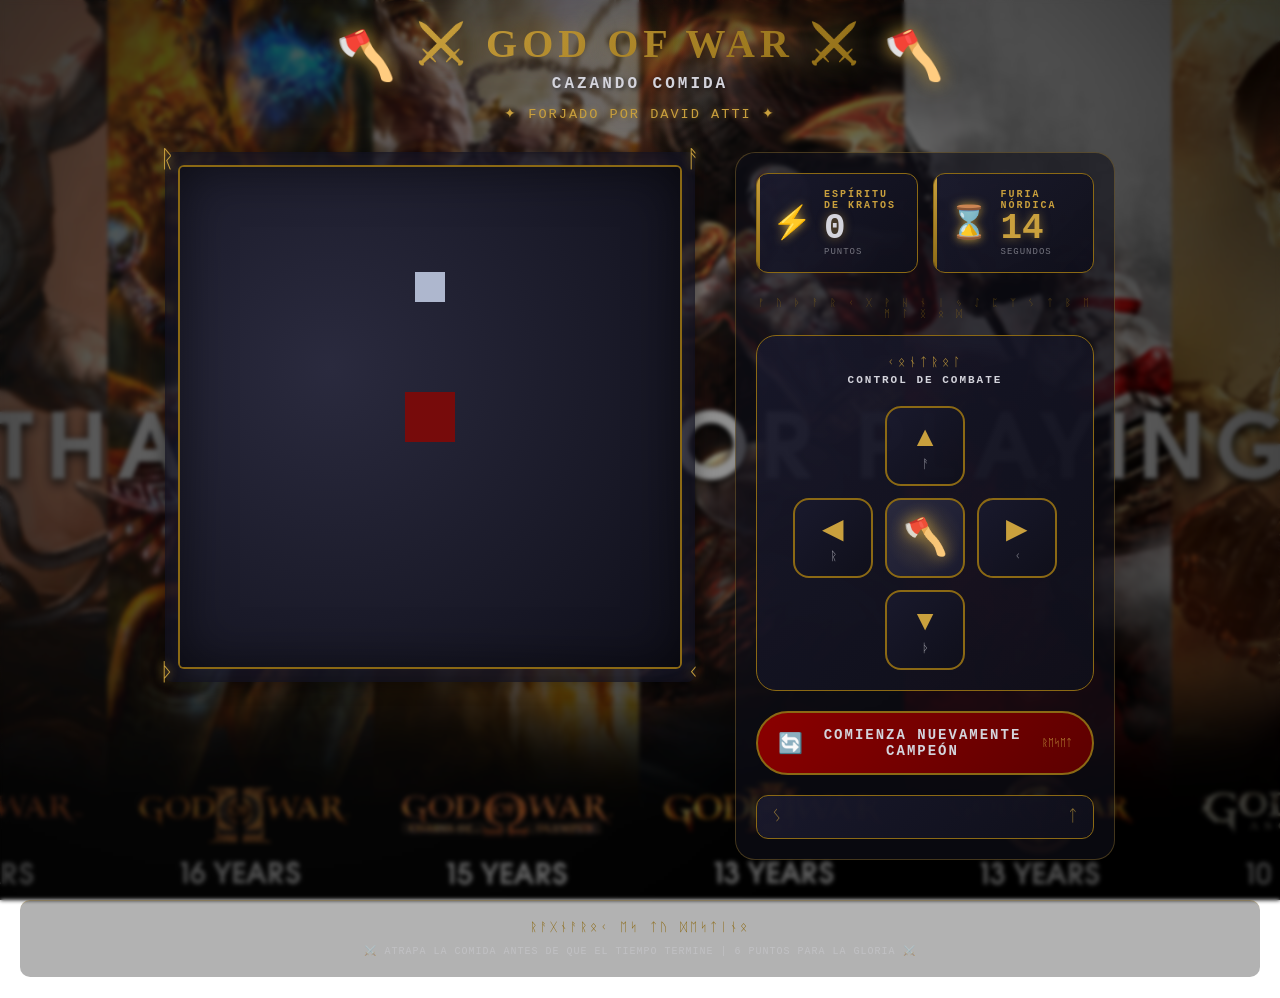
<file: index.html>
<!DOCTYPE html>
<html lang="es">

<head>
  <meta charset="UTF-8">
  <meta name="viewport" content="width=device-width, initial-scale=1.0">
  <title>⚔️ GOD OF WAR - CAZANDO COMIDA ⚔️</title>
  <link rel="stylesheet" href="cazando.css">
  <link href="god of war versiones.jpg" rel="stylesheet">
</head>

<body onload="iniciarJuego()">

  <!-- Imagen de fondo God of War -->
  <div class="gow-background"></div>
  
  <!-- Capa de nieve/escarcha (efecto Fimbulwinter) -->
  <div class="snow-overlay"></div>
  
  <div class="game-container">
    
    <!-- Encabezado estilo God of War -->
    <div class="gow-header">
      <div class="legacy-mark"></div>
      <div class="header-content">
        <div class="spartan-helmet">🪓</div>
        <h1 class="gow-title">
          <span class="title-line">⚔️ GOD OF WAR ⚔️</span>
          <span class="subtitle">CAZANDO COMIDA</span>
        </h1>
        <div class="leviathan-axe">🪓</div>
      </div>
      <p class="autor">✦ FORJADO POR DAVID ATTI ✦</p>
    </div>

    <!-- Layout principal: Canvas izquierda + Controles derecha -->
    <div class="game-layout">
      
      <!-- Canvas (Izquierda) -->
      <div class="canvas-area">
        <div class="canvas-border-rune">
          <div class="rune-corner top-left">ᚱ</div>
          <div class="rune-corner top-right">ᚨ</div>
          <div class="rune-corner bottom-left">ᚦ</div>
          <div class="rune-corner bottom-right">ᚲ</div>
          <canvas id="areaJuego" width="500" height="500"></canvas>
        </div>
      </div>

      <!-- Panel de control (Derecha) -->
      <div class="control-panel">
        
        <!-- Panel de estadísticas estilo God of War -->
        <div class="stats-panel">
          <div class="stat-card rage-card">
            <div class="stat-icon">⚡</div>
            <div class="stat-info">
              <div class="stat-label">ESPÍRITU DE KRATOS</div>
              <div class="stat-value" id="puntos">0</div>
              <div class="stat-sub">PUNTOS</div>
            </div>
          </div>
          
          <div class="stat-card time-card">
            <div class="stat-icon">⌛</div>
            <div class="stat-info">
              <div class="stat-label">FURIA NÓRDICA</div>
              <div class="stat-value time-value" id="tiempo">60</div>
              <div class="stat-sub">SEGUNDOS</div>
            </div>
          </div>
        </div>

        <!-- Separador decorativo -->
        <div class="divider-rune">
          <span>ᚠ ᚢ ᚦ ᚨ ᚱ ᚲ ᚷ ᚹ ᚺ ᚾ ᛁ ᛃ ᛇ ᛈ ᛉ ᛊ ᛏ ᛒ ᛖ ᛗ ᛚ ᛝ ᛟ ᛞ</span>
        </div>

        <!-- Botones de control estilo God of War (D-Pad) -->
        <div class="combat-controls">
          <div class="control-title">
            <span class="title-rune">ᚲᛟᚾᛏᚱᛟᛚ</span>
            <span class="title-text">CONTROL DE COMBATE</span>
          </div>
          
          <div class="d-pad-container">
            <!-- Flecha Arriba -->
            <div class="d-pad-row top-row">
              <button id="btnArriba" class="combat-btn arrow-up">
                <span class="btn-icon">▲</span>
                <span class="btn-rune">ᚨ</span>
              </button>
            </div>
            
            <!-- Fila central: Izquierda + Centro + Derecha -->
            <div class="d-pad-row center-row">
              <button id="btnIzquierda" class="combat-btn arrow-left">
                <span class="btn-icon">◀</span>
                <span class="btn-rune">ᚱ</span>
              </button>
              <div class="combat-center">
                <div class="center-symbol">🪓</div>
                <div class="center-glow"></div>
              </div>
              <button id="btnDerecha" class="combat-btn arrow-right">
                <span class="btn-icon">▶</span>
                <span class="btn-rune">ᚲ</span>
              </button>
            </div>
            
            <!-- Flecha Abajo -->
            <div class="d-pad-row bottom-row">
              <button id="btnAbajo" class="combat-btn arrow-down">
                <span class="btn-icon">▼</span>
                <span class="btn-rune">ᚦ</span>
              </button>
            </div>
          </div>
        </div>

        <!-- Botón Reiniciar estilo God of War -->
        <button id="btnReiniciar" class="restart-btn">
          <span class="restart-icon">🔄</span>
          <span class="restart-text">COMIENZA NUEVAMENTE CAMPEÓN</span>
          <span class="restart-rune">ᚱᛖᛋᛖᛏ</span>
        </button>

        <!-- Mensaje de estado -->
        <div class="status-container">
          <div class="status-border">
            <div class="status-rune-left">ᛊ</div>
            <p id="mensaje" class="status-message">⚔️ QUE COMIENCE LA CAZA ⚔️</p>
            <div class="status-rune-right">ᛏ</div>
          </div>
        </div>
      </div>
    </div>

    <!-- Footer God of War -->
    <footer class="gow-footer">
      <div class="footer-runes">ᚱᚨᚷᚾᚨᚱᛟᚲ ᛖᛋ ᛏᚢ ᛞᛖᛋᛏᛁᚾᛟ</div>
      <p>⚔️ ATRAPA LA COMIDA ANTES DE QUE EL TIEMPO TERMINE | 6 PUNTOS PARA LA GLORIA ⚔️</p>
    </footer>

  </div>

  <script src="utils.js"></script>
  <script src="cazando.js"></script>
</body>

</html>
</file>
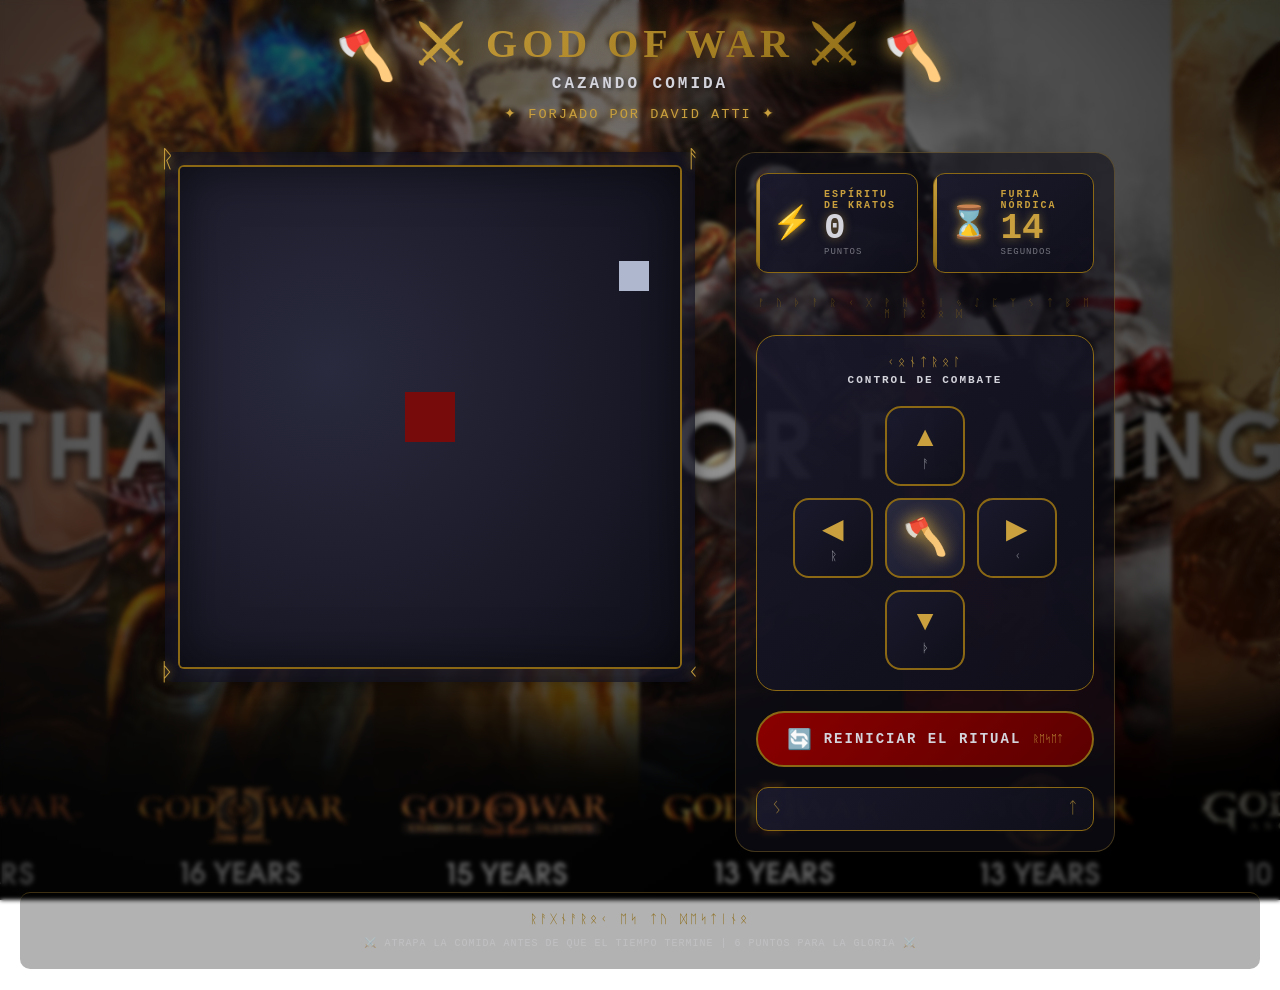
<file: cazando.html>
<!DOCTYPE html>
<html lang="es">

<head>
  <meta charset="UTF-8">
  <meta name="viewport" content="width=device-width, initial-scale=1.0">
  <title>⚔️ GOD OF WAR - CAZANDO COMIDA ⚔️</title>
  <link rel="stylesheet" href="cazando.css">
  <link href="god of war versiones.jpg" rel="stylesheet">
</head>

<body onload="iniciarJuego()">

  <!-- Imagen de fondo God of War -->
  <div class="gow-background"></div>
  
  <!-- Capa de nieve/escarcha (efecto Fimbulwinter) -->
  <div class="snow-overlay"></div>
  
  <div class="game-container">
    
    <!-- Encabezado estilo God of War -->
    <div class="gow-header">
      <div class="legacy-mark"></div>
      <div class="header-content">
        <div class="spartan-helmet">🪓</div>
        <h1 class="gow-title">
          <span class="title-line">⚔️ GOD OF WAR ⚔️</span>
          <span class="subtitle">CAZANDO COMIDA</span>
        </h1>
        <div class="leviathan-axe">🪓</div>
      </div>
      <p class="autor">✦ FORJADO POR DAVID ATTI ✦</p>
    </div>

    <!-- Layout principal: Canvas izquierda + Controles derecha -->
    <div class="game-layout">
      
      <!-- Canvas (Izquierda) -->
      <div class="canvas-area">
        <div class="canvas-border-rune">
          <div class="rune-corner top-left">ᚱ</div>
          <div class="rune-corner top-right">ᚨ</div>
          <div class="rune-corner bottom-left">ᚦ</div>
          <div class="rune-corner bottom-right">ᚲ</div>
          <canvas id="areaJuego" width="500" height="500"></canvas>
        </div>
      </div>

      <!-- Panel de control (Derecha) -->
      <div class="control-panel">
        
        <!-- Panel de estadísticas estilo God of War -->
        <div class="stats-panel">
          <div class="stat-card rage-card">
            <div class="stat-icon">⚡</div>
            <div class="stat-info">
              <div class="stat-label">ESPÍRITU DE KRATOS</div>
              <div class="stat-value" id="puntos">0</div>
              <div class="stat-sub">PUNTOS</div>
            </div>
          </div>
          
          <div class="stat-card time-card">
            <div class="stat-icon">⌛</div>
            <div class="stat-info">
              <div class="stat-label">FURIA NÓRDICA</div>
              <div class="stat-value time-value" id="tiempo">60</div>
              <div class="stat-sub">SEGUNDOS</div>
            </div>
          </div>
        </div>

        <!-- Separador decorativo -->
        <div class="divider-rune">
          <span>ᚠ ᚢ ᚦ ᚨ ᚱ ᚲ ᚷ ᚹ ᚺ ᚾ ᛁ ᛃ ᛇ ᛈ ᛉ ᛊ ᛏ ᛒ ᛖ ᛗ ᛚ ᛝ ᛟ ᛞ</span>
        </div>

        <!-- Botones de control estilo God of War (D-Pad) -->
        <div class="combat-controls">
          <div class="control-title">
            <span class="title-rune">ᚲᛟᚾᛏᚱᛟᛚ</span>
            <span class="title-text">CONTROL DE COMBATE</span>
          </div>
          
          <div class="d-pad-container">
            <!-- Flecha Arriba -->
            <div class="d-pad-row top-row">
              <button id="btnArriba" class="combat-btn arrow-up">
                <span class="btn-icon">▲</span>
                <span class="btn-rune">ᚨ</span>
              </button>
            </div>
            
            <!-- Fila central: Izquierda + Centro + Derecha -->
            <div class="d-pad-row center-row">
              <button id="btnIzquierda" class="combat-btn arrow-left">
                <span class="btn-icon">◀</span>
                <span class="btn-rune">ᚱ</span>
              </button>
              <div class="combat-center">
                <div class="center-symbol">🪓</div>
                <div class="center-glow"></div>
              </div>
              <button id="btnDerecha" class="combat-btn arrow-right">
                <span class="btn-icon">▶</span>
                <span class="btn-rune">ᚲ</span>
              </button>
            </div>
            
            <!-- Flecha Abajo -->
            <div class="d-pad-row bottom-row">
              <button id="btnAbajo" class="combat-btn arrow-down">
                <span class="btn-icon">▼</span>
                <span class="btn-rune">ᚦ</span>
              </button>
            </div>
          </div>
        </div>

        <!-- Botón Reiniciar estilo God of War -->
        <button id="btnReiniciar" class="restart-btn">
          <span class="restart-icon">🔄</span>
          <span class="restart-text">REINICIAR EL RITUAL</span>
          <span class="restart-rune">ᚱᛖᛋᛖᛏ</span>
        </button>

        <!-- Mensaje de estado -->
        <div class="status-container">
          <div class="status-border">
            <div class="status-rune-left">ᛊ</div>
            <p id="mensaje" class="status-message">⚔️ QUE COMIENCE LA CAZA ⚔️</p>
            <div class="status-rune-right">ᛏ</div>
          </div>
        </div>
      </div>
    </div>

    <!-- Footer God of War -->
    <footer class="gow-footer">
      <div class="footer-runes">ᚱᚨᚷᚾᚨᚱᛟᚲ ᛖᛋ ᛏᚢ ᛞᛖᛋᛏᛁᚾᛟ</div>
      <p>⚔️ ATRAPA LA COMIDA ANTES DE QUE EL TIEMPO TERMINE | 6 PUNTOS PARA LA GLORIA ⚔️</p>
    </footer>

  </div>

  <script src="utils.js"></script>
  <script src="cazando.js"></script>
</body>

</html>
</file>
<file: cazando.css>
/* ============================================
   GOD OF WAR THEME - CAZANDO COMIDA
   Estilo nórdico / espartano con imagen de fondo
   ============================================ */

/* Variables del tema God of War */
:root {
  --gow-gold: #c9a03d;
  --gow-gold-dark: #8b6914;
  --gow-gold-glow: rgba(201, 160, 61, 0.4);
  --gow-red: #8b0000;
  --gow-red-dark: #5c0000;
  --gow-dark: #1a1a2e;
  --gow-darker: #0f0f1a;
  --gow-snow: #d4d4dc;
  --gow-ice: #4a6fa5;
  --gow-rune: #b8860b;
  --gow-shadow: 0 0 20px rgba(0, 0, 0, 0.5);
  --gow-glow: 0 0 15px var(--gow-gold-glow);
  --gradient-gow: linear-gradient(135deg, rgba(26,26,46,0.85) 0%, rgba(15,15,26,0.9) 100%);
  --gradient-gold: linear-gradient(135deg, #c9a03d 0%, #8b6914 100%);
  --gradient-blood: linear-gradient(135deg, #8b0000 0%, #5c0000 100%);
}

* {
  margin: 0;
  padding: 0;
  box-sizing: border-box;
}

body {
  font-family: 'Rajdhani', 'MedievalSharp', monospace;
  min-height: 100vh;
  color: rgb#b95d12;
  position: relative;
  overflow-x: hidden;
}

/* ============================================
   IMAGEN DE FONDO GOD OF WAR
   ============================================ */
.gow-background {
  position: fixed;
  top: 0;
  left: 0;
  width: 100%;
  height: 100%;
  background-image: url('god of war versiones.jpg');
  background-size: cover;
  background-position: center;
  background-repeat: no-repeat;
  background-attachment: fixed;
  z-index: -2;
}

/* Efecto de viñeta oscura para mejorar legibilidad */
.gow-background::after {
  content: '';
  position: absolute;
  top: 0;
  left: 0;
  width: 100%;
  height: 100%;
  background: radial-gradient(circle, rgba(0,0,0,0.4) 0%, rgba(0,0,0,0.8) 100%);
  pointer-events: none;
}

/* Overlay de nieve (efecto Fimbulwinter) */
.snow-overlay {
  position: fixed;
  top: 0;
  left: 0;
  width: 100%;
  height: 100%;
  pointer-events: none;
  background: radial-gradient(circle at 20% 30%, rgba(255,255,255,0.05) 0%, transparent 70%);
  z-index: -1;
}

/* ============================================
   CONTENEDOR PRINCIPAL CON FONDO SEMI-TRANSPARENTE
   ============================================ */
.game-container {
  position: relative;
  z-index: 1;
  max-width: 1400px;
  margin: 0 auto;
  padding: 20px;
  backdrop-filter: blur(2px);
}

/* ============================================
   HEADER GOD OF WAR
   ============================================ */
.gow-header {
  text-align: center;
  margin-bottom: 30px;
  position: relative;
}

.header-content {
  display: flex;
  justify-content: center;
  align-items: center;
  gap: 20px;
  flex-wrap: wrap;
}

.spartan-helmet, .leviathan-axe {
  font-size: 48px;
  filter: drop-shadow(0 0 10px var(--gow-gold));
  animation: float 3s ease-in-out infinite;
}

.leviathan-axe {
  animation-delay: 1.5s;
}

@keyframes float {
  0%, 100% { transform: translateY(0); }
  50% { transform: translateY(-8px); }
}

.gow-title {
  text-align: center;
  margin: 0;
}

.title-line {
  font-family: 'Cinema Decorative', 'MedievalSharp', cursive;
  font-size: 2.5rem;
  background: var(--gradient-gold);
  -webkit-background-clip: text;
  background-clip: text;
  color: transparent;
  text-shadow: 0 0 30px rgba(201, 160, 61, 0.5);
  letter-spacing: 5px;
  display: block;
}

.subtitle {
  font-family: 'MedievalSharp', monospace;
  font-size: 1rem;
  color: var(--gow-snow);
  letter-spacing: 3px;
  display: block;
  margin-top: 8px;
  text-shadow: 2px 2px 4px rgba(0,0,0,0.5);
}

.autor {
  color: var(--gow-gold);
  font-family: 'MedievalSharp', monospace;
  font-size: 0.85rem;
  letter-spacing: 2px;
  margin-top: 12px;
  text-shadow: 0 0 5px rgba(201, 160, 61, 0.5);
}

.legacy-mark {
  position: absolute;
  top: 50%;
  left: 50%;
  transform: translate(-50%, -50%);
  width: 200px;
  height: 200px;
  background: radial-gradient(circle, rgba(201,160,61,0.08) 0%, transparent 70%);
  pointer-events: none;
  z-index: -1;
}

/* ============================================
   LAYOUT PRINCIPAL: CANVAS IZQUIERDA + CONTROLES DERECHA
   ============================================ */
.game-layout {
  display: flex;
  gap: 40px;
  justify-content: center;
  align-items: flex-start;
  flex-wrap: wrap;
}

.canvas-area {
  flex-shrink: 0;
}

/* Canvas con bordes rúnicos */
.canvas-border-rune {
  position: relative;
  padding: 15px;
  background: rgba(26,26,46,0.7);
  border-radius: 8px;
  box-shadow: var(--gow-shadow), inset 0 0 30px rgba(0,0,0,0.5);
  backdrop-filter: blur(4px);
}

.rune-corner {
  position: absolute;
  font-family: monospace;
  font-size: 24px;
  color: var(--gow-gold);
  text-shadow: 0 0 10px var(--gow-gold);
  z-index: 2;
}

.top-left {
  top: -5px;
  left: -5px;
}

.top-right {
  top: -5px;
  right: -5px;
}

.bottom-left {
  bottom: -5px;
  left: -5px;
}

.bottom-right {
  bottom: -5px;
  right: -5px;
}

canvas {
  background: radial-gradient(circle at 30% 40%, #2a2a3e 0%, #0f0f1a 100%);
  border-radius: 4px;
  box-shadow: inset 0 0 50px rgba(0,0,0,0.5), 0 0 0 2px var(--gow-gold-dark);
  display: block;
  cursor: pointer;
}

/* ============================================
   PANEL DE CONTROL (DERECHA)
   ============================================ */
.control-panel {
  flex: 1;
  min-width: 300px;
  max-width: 380px;
  background: rgba(15,15,26,0.6);
  backdrop-filter: blur(10px);
  border-radius: 20px;
  padding: 20px;
  border: 1px solid rgba(201,160,61,0.3);
}

/* Tarjetas de estadísticas */
.stats-panel {
  display: flex;
  gap: 15px;
  margin-bottom: 25px;
}

.stat-card {
  flex: 1;
  background: linear-gradient(135deg, rgba(26,26,46,0.9) 0%, rgba(15,15,26,0.95) 100%);
  border: 1px solid var(--gow-gold-dark);
  border-radius: 12px;
  padding: 15px;
  display: flex;
  align-items: center;
  gap: 12px;
  transition: all 0.3s ease;
  position: relative;
  overflow: hidden;
}

.stat-card::before {
  content: '';
  position: absolute;
  top: 0;
  left: 0;
  width: 3px;
  height: 100%;
  background: var(--gradient-gold);
}

.stat-card:hover {
  transform: translateY(-3px);
  box-shadow: var(--gow-glow);
  border-color: var(--gow-gold);
}

.stat-icon {
  font-size: 32px;
  filter: drop-shadow(0 0 5px var(--gow-gold));
}

.stat-info {
  flex: 1;
}

.stat-label {
  font-size: 10px;
  font-weight: 600;
  letter-spacing: 2px;
  color: var(--gow-gold);
  text-transform: uppercase;
}

.stat-value {
  font-family: 'Cinema Decorative', monospace;
  font-size: 36px;
  font-weight: bold;
  color: var(--gow-snow);
  text-shadow: 0 0 10px rgba(201,160,61,0.5);
  line-height: 1;
}

.time-value {
  color: var(--gow-gold);
}

.stat-sub {
  font-size: 9px;
  color: rgba(212,212,220,0.5);
  letter-spacing: 1px;
}

/* Divisor rúnico */
.divider-rune {
  text-align: center;
  font-family: monospace;
  font-size: 10px;
  color: var(--gow-gold-dark);
  letter-spacing: 3px;
  margin: 15px 0;
  opacity: 0.6;
}

/* ============================================
   CONTROLES DE COMBATE (D-PAD)
   ============================================ */
.combat-controls {
  background: linear-gradient(135deg, rgba(26,26,46,0.8) 0%, rgba(15,15,26,0.9) 100%);
  border: 1px solid var(--gow-gold-dark);
  border-radius: 20px;
  padding: 20px;
  margin-bottom: 20px;
}

.control-title {
  text-align: center;
  margin-bottom: 20px;
}

.title-rune {
  font-family: monospace;
  font-size: 12px;
  color: var(--gow-gold);
  letter-spacing: 4px;
  display: block;
}

.title-text {
  font-size: 11px;
  font-weight: 600;
  letter-spacing: 2px;
  color: var(--gow-snow);
  display: block;
  margin-top: 4px;
}

.d-pad-container {
  display: flex;
  flex-direction: column;
  align-items: center;
  gap: 12px;
}

.d-pad-row {
  display: flex;
  justify-content: center;
  gap: 12px;
}

.combat-btn {
  width: 80px;
  height: 80px;
  background: var(--gradient-gow);
  border: 2px solid var(--gow-gold-dark);
  border-radius: 16px;
  cursor: pointer;
  transition: all 0.2s ease;
  display: flex;
  flex-direction: column;
  align-items: center;
  justify-content: center;
  gap: 5px;
  position: relative;
  overflow: hidden;
}

.combat-btn::before {
  content: '';
  position: absolute;
  top: 50%;
  left: 50%;
  width: 0;
  height: 0;
  background: rgba(201,160,61,0.2);
  border-radius: 50%;
  transition: width 0.3s, height 0.3s;
  transform: translate(-50%, -50%);
}

.combat-btn:hover::before {
  width: 100%;
  height: 100%;
}

.combat-btn:hover {
  border-color: var(--gow-gold);
  box-shadow: var(--gow-glow);
  transform: scale(1.05);
}

.combat-btn:active {
  transform: scale(0.95);
}

.combat-btn:disabled {
  opacity: 0.4;
  transform: none;
  cursor: not-allowed;
}

.btn-icon {
  font-size: 28px;
  color: var(--gow-gold);
}

.btn-rune {
  font-family: monospace;
  font-size: 12px;
  color: var(--gow-snow);
  opacity: 0.7;
}

/* Centro del D-Pad */
.combat-center {
  width: 80px;
  height: 80px;
  background: linear-gradient(135deg, #2a2a3e, #1a1a2e);
  border: 2px solid var(--gow-gold-dark);
  border-radius: 16px;
  display: flex;
  align-items: center;
  justify-content: center;
  position: relative;
}

.center-symbol {
  font-size: 36px;
  filter: drop-shadow(0 0 8px var(--gow-gold));
  animation: pulse-gow 1.5s ease-in-out infinite;
}

.center-glow {
  position: absolute;
  width: 100%;
  height: 100%;
  border-radius: 16px;
  background: radial-gradient(circle, rgba(201,160,61,0.2) 0%, transparent 70%);
  pointer-events: none;
}

@keyframes pulse-gow {
  0%, 100% { transform: scale(1); text-shadow: 0 0 5px var(--gow-gold); }
  50% { transform: scale(1.1); text-shadow: 0 0 20px var(--gow-gold); }
}

/* Botón reiniciar estilo God of War */
.restart-btn {
  width: 100%;
  background: var(--gradient-blood);
  border: 2px solid var(--gow-gold-dark);
  border-radius: 50px;
  padding: 14px 20px;
  cursor: pointer;
  transition: all 0.3s ease;
  display: flex;
  align-items: center;
  justify-content: center;
  gap: 12px;
  margin-bottom: 20px;
}

.restart-btn:hover {
  border-color: var(--gow-gold);
  box-shadow: var(--gow-glow);
  transform: scale(1.02);
}

.restart-btn:active {
  transform: scale(0.98);
}

.restart-icon {
  font-size: 20px;
  transition: transform 0.3s;
}

.restart-btn:hover .restart-icon {
  transform: rotate(180deg);
}

.restart-text {
  font-family: 'MedievalSharp', monospace;
  font-size: 14px;
  font-weight: bold;
  letter-spacing: 2px;
  color: var(--gow-snow);
}

.restart-rune {
  font-family: monospace;
  font-size: 10px;
  color: var(--gow-gold);
}

/* Mensaje de estado */
.status-container {
  margin-top: 10px;
}

.status-border {
  background: linear-gradient(135deg, rgba(26,26,46,0.9) 0%, rgba(15,15,26,0.95) 100%);
  border: 1px solid var(--gow-gold-dark);
  border-radius: 12px;
  padding: 12px 15px;
  display: flex;
  align-items: center;
  justify-content: center;
  gap: 12px;
}

.status-rune-left, .status-rune-right {
  font-family: monospace;
  font-size: 16px;
  color: var(--gow-gold);
  opacity: 0.7;
}

.status-message {
  font-family: 'MedievalSharp', monospace;
  font-size: 13px;
  font-weight: bold;
  color: var(--gow-snow);
  letter-spacing: 1px;
  margin: 0;
  text-align: center;
  flex: 1;
}

/* ============================================
   FOOTER GOD OF WAR
   ============================================ */
.gow-footer {
  margin-top: 40px;
  padding: 20px;
  text-align: center;
  border-top: 1px solid rgba(201,160,61,0.3);
  background: rgba(0,0,0,0.3);
  border-radius: 10px;
}

.footer-runes {
  font-family: monospace;
  font-size: 12px;
  color: var(--gow-gold-dark);
  letter-spacing: 3px;
  margin-bottom: 10px;
}

.gow-footer p {
  font-size: 10px;
  color: rgba(212,212,220,0.4);
  letter-spacing: 1px;
}

/* ============================================
   RESPONSIVE
   ============================================ */
@media (max-width: 900px) {
  .game-layout {
    flex-direction: column;
    align-items: center;
  }
  
  .control-panel {
    width: 100%;
    max-width: 500px;
  }
  
  .title-line {
    font-size: 1.8rem;
  }
  
  .combat-btn {
    width: 70px;
    height: 70px;
  }
  
  .combat-center {
    width: 70px;
    height: 70px;
  }
  
  .btn-icon {
    font-size: 24px;
  }
}

@media (max-width: 500px) {
  .combat-btn {
    width: 60px;
    height: 60px;
  }
  
  .combat-center {
    width: 60px;
    height: 60px;
  }
  
  .center-symbol {
    font-size: 28px;
  }
  
  .stats-panel {
    flex-direction: column;
  }
}

/* Animaciones adicionales */
@keyframes runeGlow {
  0%, 100% { text-shadow: 0 0 5px var(--gow-gold); }
  50% { text-shadow: 0 0 15px var(--gow-gold); }
}

.rune-corner {
  animation: runeGlow 2s ease-in-out infinite;
}

/* Efecto de entrada para el panel */
.control-panel {
  animation: slideInRight 0.6s ease-out;
}

@keyframes slideInRight {
  from {
    opacity: 0;
    transform: translateX(50px);
  }
  to {
    opacity: 1;
    transform: translateX(0);
  }
}

.canvas-area {
  animation: slideInLeft 0.6s ease-out;
}

@keyframes slideInLeft {
  from {
    opacity: 0;
    transform: translateX(-50px);
  }
  to {
    opacity: 1;
    transform: translateX(0);
  }
}
</file>
